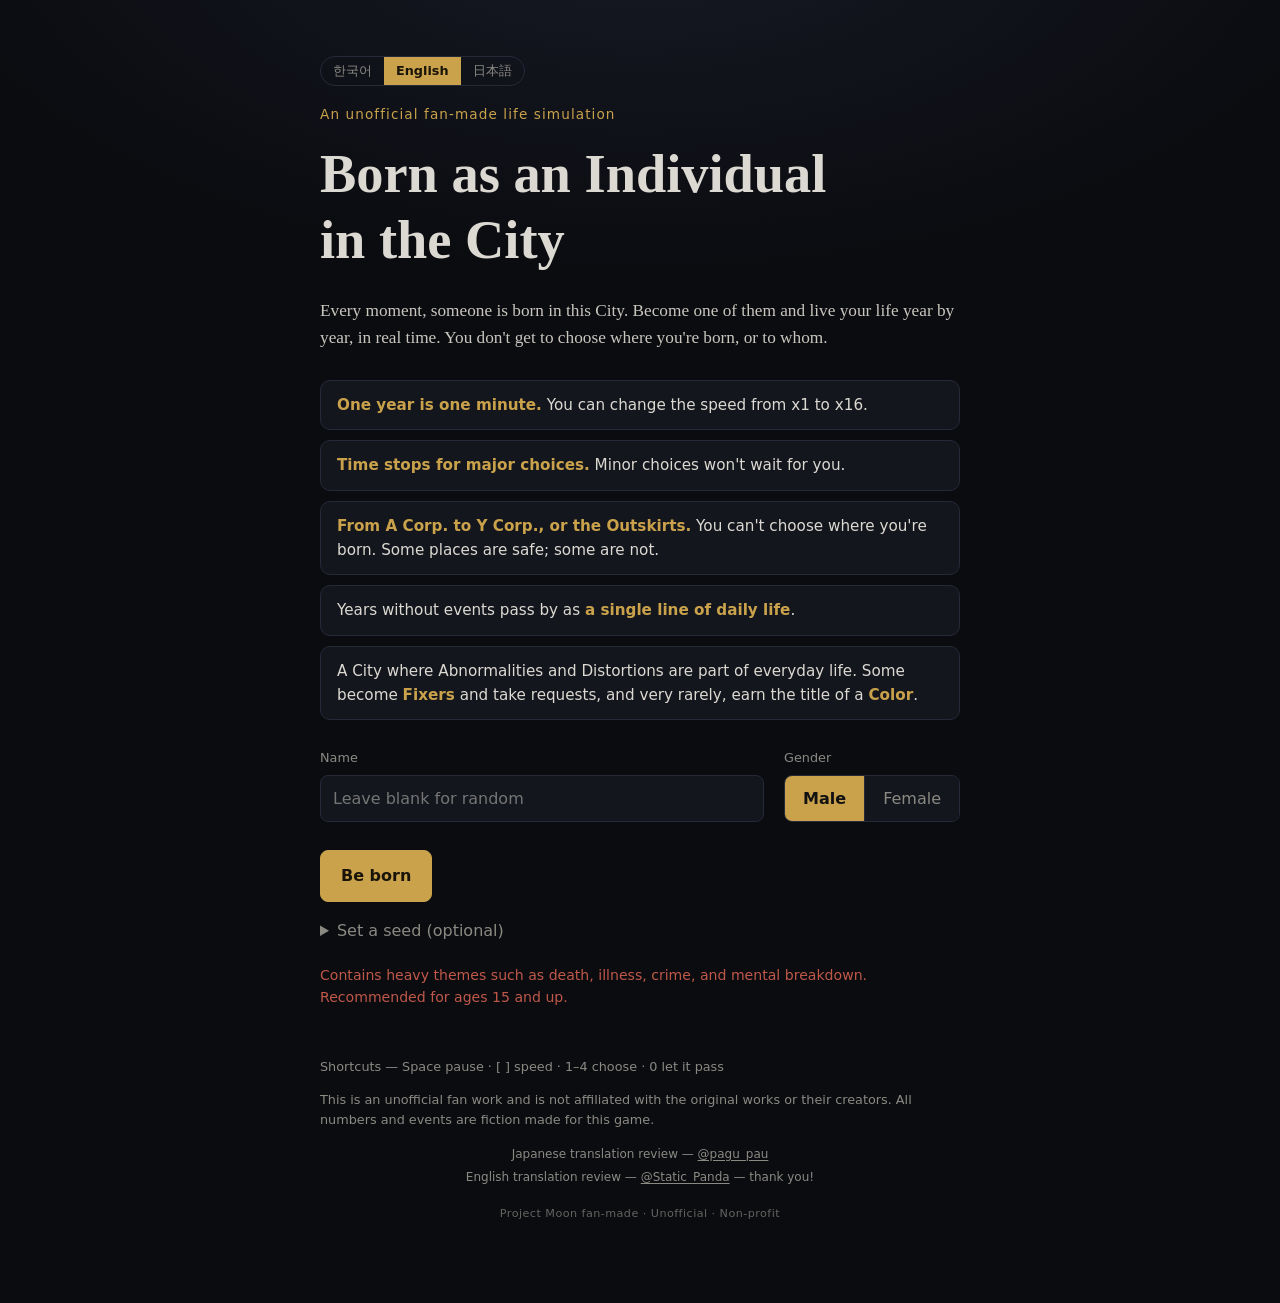
<file: index.html>
<!doctype html>
<html lang="ko">
<head>
<meta charset="UTF-8" />
<meta name="viewport" content="width=device-width, initial-scale=1, viewport-fit=cover" />
<meta name="theme-color" content="#0b0c10" />
<meta name="description" content="개인용 로컬 수정본" />
<title>도시의 한 사람으로 태어나 - 개인용</title>
<script src="./custom-events.js"></script>
<script type="module" crossorigin src="./assets/index-f1noWqaE.js"></script>
<link rel="stylesheet" crossorigin href="./assets/index-DhyEZMPO.css" />
</head>
<body><div id="root"></div></body>
</html>
</file>
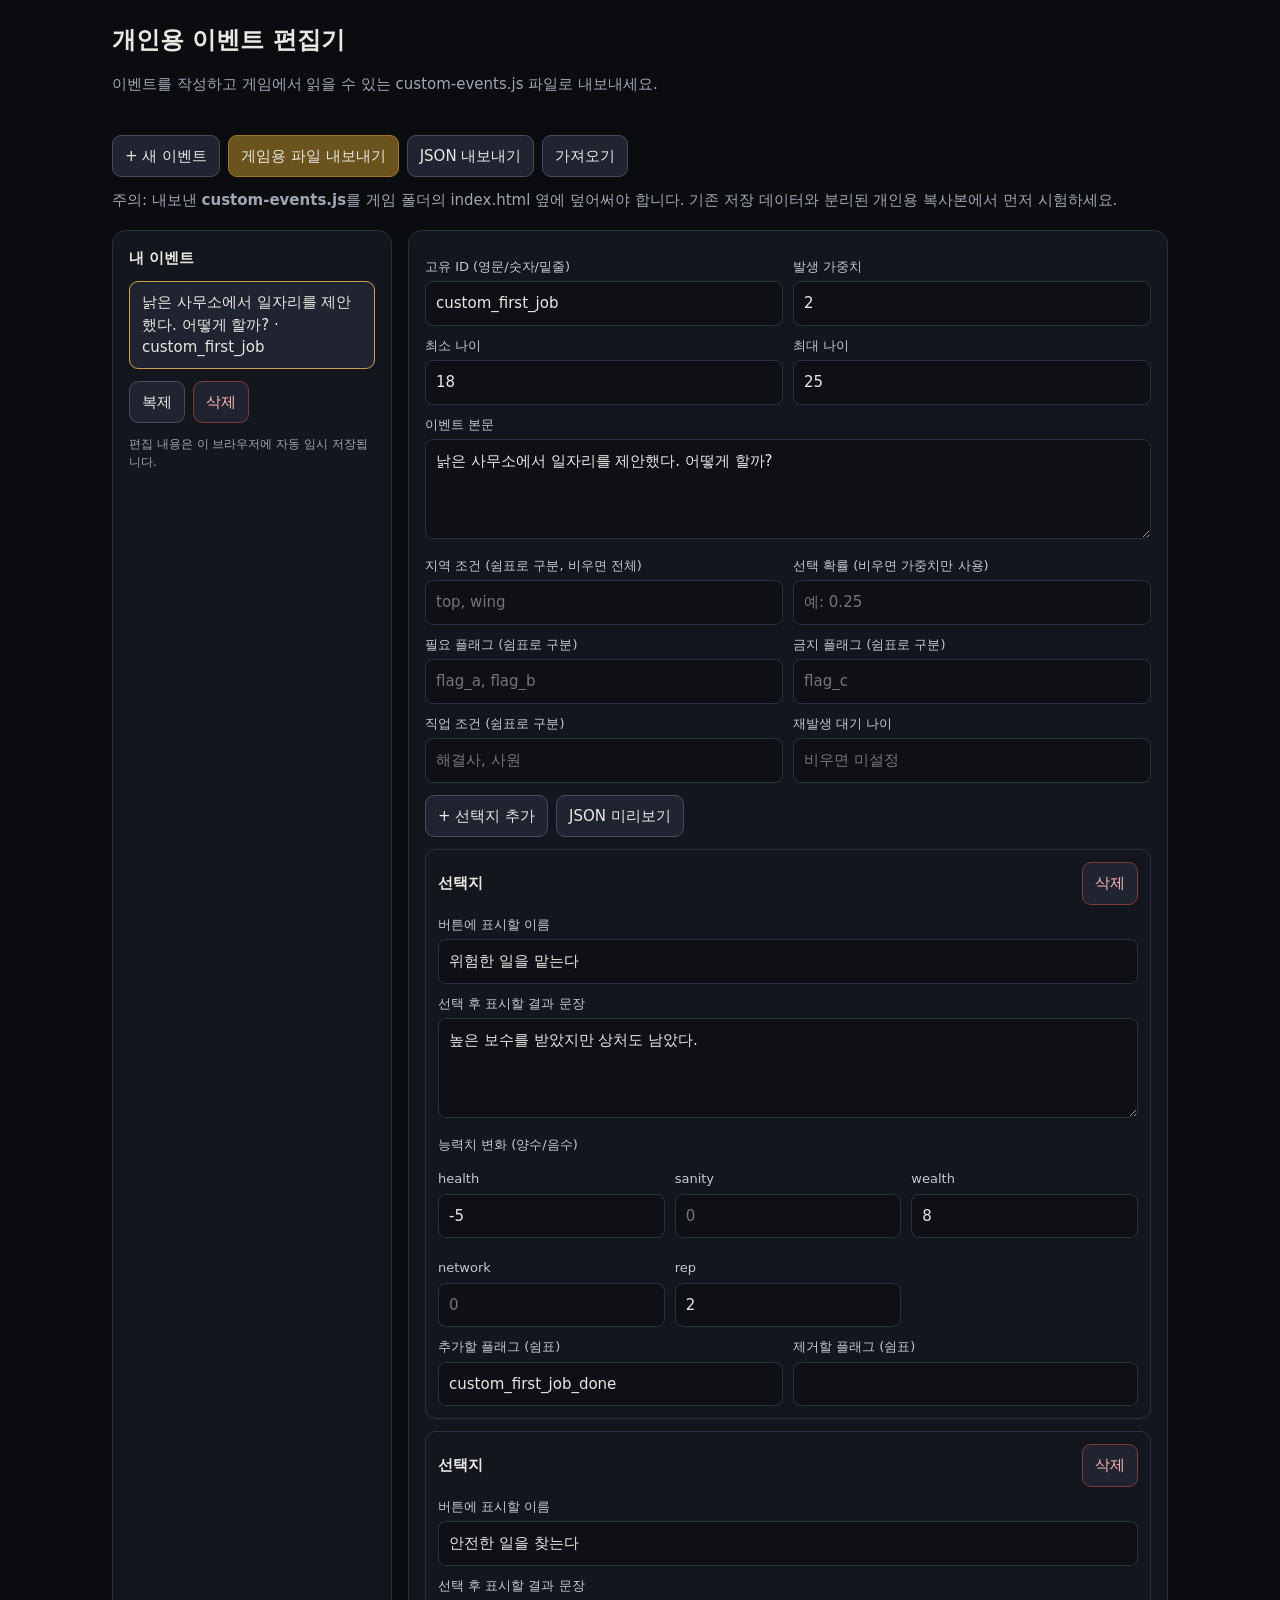
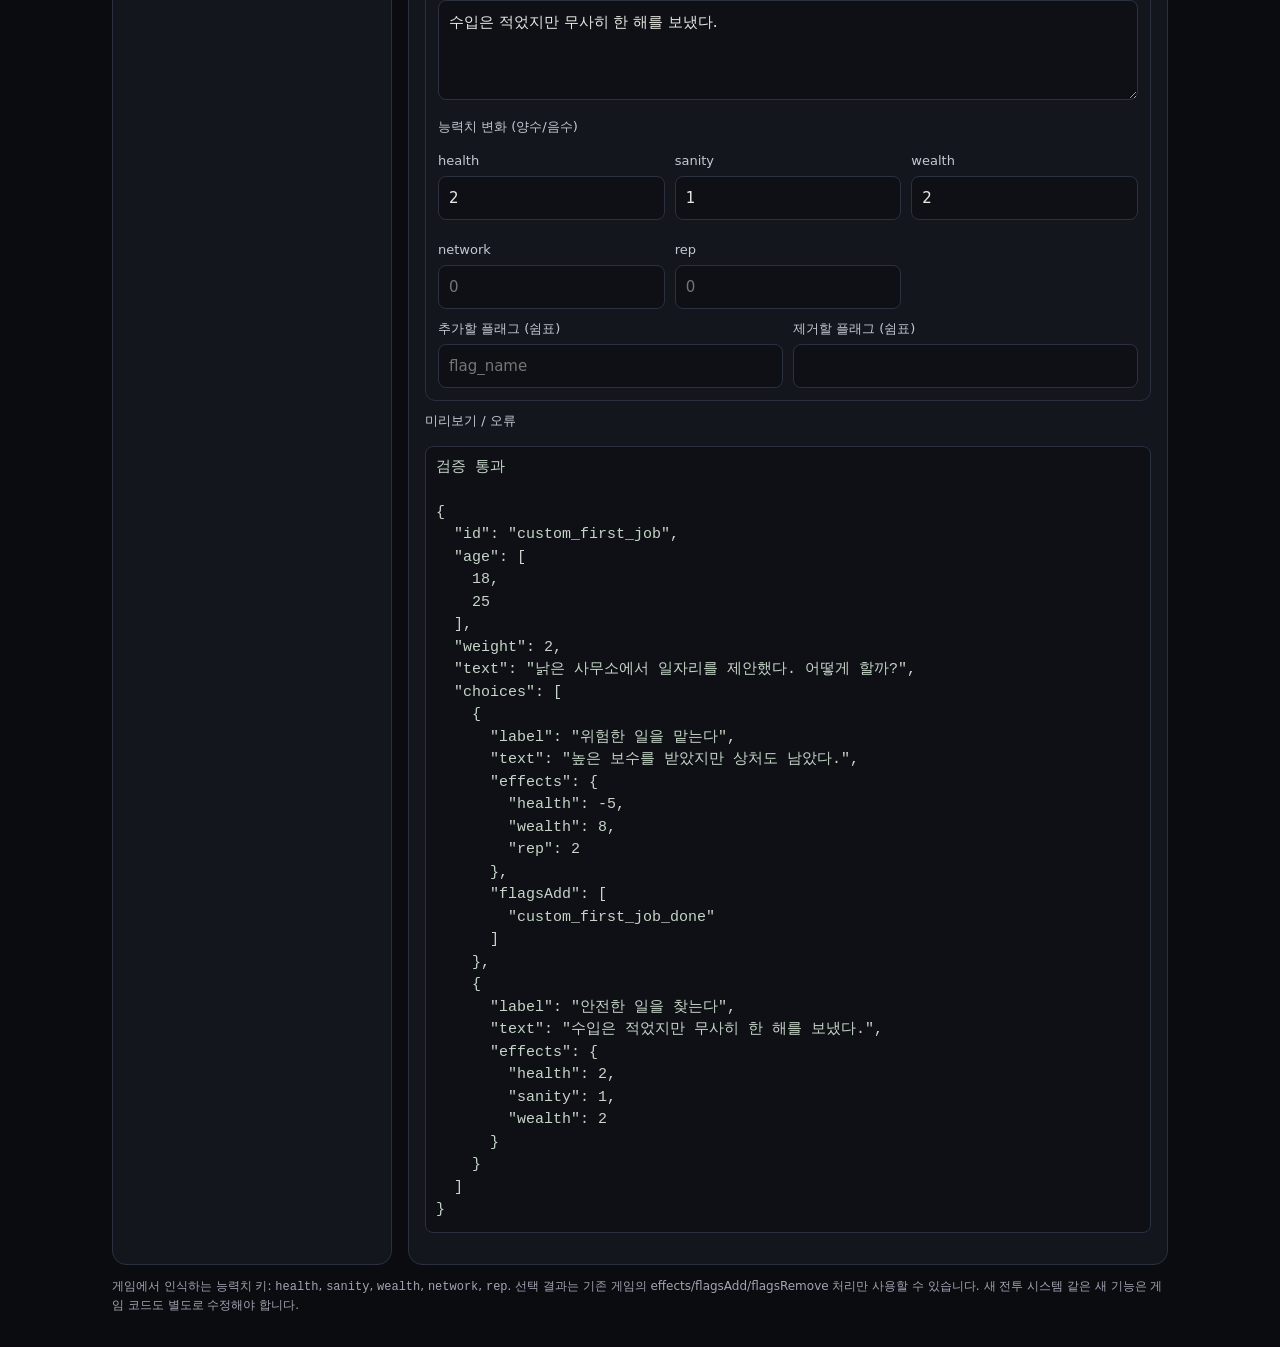
<file: editor.html>
<!doctype html>
<html lang="ko"><head><meta charset="utf-8"><meta name="viewport" content="width=device-width,initial-scale=1"><title>개인용 이벤트 편집기</title>
<style>
:root{color-scheme:dark;--bg:#0b0c10;--panel:#14161d;--line:#2b3040;--text:#e8e7e2;--muted:#a1a5b3;--accent:#c9a24b}*{box-sizing:border-box}body{margin:0;background:var(--bg);color:var(--text);font:15px/1.5 system-ui,sans-serif}main{max-width:1100px;margin:auto;padding:22px}.top{display:flex;gap:12px;align-items:center;justify-content:space-between;flex-wrap:wrap}h1{font-size:24px;margin:0}p,.hint{color:var(--muted)}.layout{display:grid;grid-template-columns:280px 1fr;gap:16px;margin-top:18px}.panel{background:var(--panel);border:1px solid var(--line);border-radius:14px;padding:16px;min-width:0}.row{display:grid;grid-template-columns:1fr 1fr;gap:10px}.three{display:grid;grid-template-columns:repeat(3,1fr);gap:10px}label{display:block;color:#c5c8d2;font-size:13px;margin:10px 0 5px}input,textarea,select{width:100%;background:#0e1016;color:var(--text);border:1px solid var(--line);border-radius:8px;padding:10px;font:inherit}textarea{min-height:100px;resize:vertical}button,.filebtn{border:1px solid #464b5d;background:#202431;color:var(--text);border-radius:9px;padding:9px 12px;cursor:pointer;font:inherit}button.primary{background:#6b531d;border-color:#9e7a2e}button.danger{border-color:#7a3b3b;color:#ffb6b6}.actions{display:flex;gap:8px;flex-wrap:wrap;margin:12px 0}.eventlist{display:flex;flex-direction:column;gap:7px;margin-top:12px}.eventitem{text-align:left;white-space:normal}.eventitem.active{border-color:var(--accent)}.choice{border:1px solid var(--line);border-radius:10px;padding:12px;margin-top:12px}.choicehead{display:flex;justify-content:space-between;align-items:center;gap:8px}.status{white-space:pre-wrap;background:#0e1016;border:1px solid var(--line);padding:10px;border-radius:8px;color:#c6d5c7}.small{font-size:12px}.hidden{display:none}@media(max-width:750px){main{padding:12px}.layout{grid-template-columns:1fr}.row,.three{grid-template-columns:1fr 1fr}}
</style></head><body><main>
<div class="top"><div><h1>개인용 이벤트 편집기</h1><p>이벤트를 작성하고 게임에서 읽을 수 있는 custom-events.js 파일로 내보내세요.</p></div><div class="actions"><button id="new">+ 새 이벤트</button><button id="export" class="primary">게임용 파일 내보내기</button><button id="jsonout">JSON 내보내기</button><label class="filebtn" style="margin:0">가져오기<input id="import" type="file" accept=".json,.js,application/json,text/javascript" hidden></label></div></div>
<div class="hint">주의: 내보낸 <b>custom-events.js</b>를 게임 폴더의 index.html 옆에 덮어써야 합니다. 기존 저장 데이터와 분리된 개인용 복사본에서 먼저 시험하세요.</div>
<div class="layout"><aside class="panel"><b>내 이벤트</b><div id="list" class="eventlist"></div><div class="actions"><button id="duplicate">복제</button><button id="remove" class="danger">삭제</button></div><div class="small hint">편집 내용은 이 브라우저에 자동 임시 저장됩니다.</div></aside>
<section class="panel"><div id="form">
<div class="row"><div><label for="id">고유 ID (영문/숫자/밑줄)</label><input id="id" placeholder="custom_event_01"></div><div><label for="weight">발생 가중치</label><input id="weight" type="number" min="0" step="0.1" value="1"></div></div>
<div class="row"><div><label for="ageMin">최소 나이</label><input id="ageMin" type="number" min="0" max="110" value="18"></div><div><label for="ageMax">최대 나이</label><input id="ageMax" type="number" min="0" max="110" value="110"></div></div>
<label for="text">이벤트 본문</label><textarea id="text" placeholder="어떤 일이 일어났는지 적으세요."></textarea>
<div class="row"><div><label for="regions">지역 조건 (쉼표로 구분, 비우면 전체)</label><input id="regions" placeholder="top, wing"></div><div><label for="chance">선택 확률 (비우면 가중치만 사용)</label><input id="chance" type="number" min="0" max="1" step="0.01" placeholder="예: 0.25"></div></div>
<div class="row"><div><label for="requires">필요 플래그 (쉼표로 구분)</label><input id="requires" placeholder="flag_a, flag_b"></div><div><label for="forbids">금지 플래그 (쉼표로 구분)</label><input id="forbids" placeholder="flag_c"></div></div>
<div class="row"><div><label for="jobs">직업 조건 (쉼표로 구분)</label><input id="jobs" placeholder="해결사, 사원"></div><div><label for="cooldown">재발생 대기 나이</label><input id="cooldown" type="number" min="0" placeholder="비우면 미설정"></div></div>
<div class="actions"><button id="addchoice">+ 선택지 추가</button><button id="preview">JSON 미리보기</button></div><div id="choices"></div>
<label for="previewbox">미리보기 / 오류</label><pre id="previewbox" class="status">이벤트를 수정하면 여기에 JSON 미리보기가 표시됩니다.</pre>
</div></section></div>
<p class="small">게임에서 인식하는 능력치 키: <code>health</code>, <code>sanity</code>, <code>wealth</code>, <code>network</code>, <code>rep</code>. 선택 결과는 기존 게임의 effects/flagsAdd/flagsRemove 처리만 사용할 수 있습니다. 새 전투 시스템 같은 새 기능은 게임 코드도 별도로 수정해야 합니다.</p>
</main><script>
const $=id=>document.getElementById(id); let events=[]; let current=-1;
const fresh=()=>({id:'custom_event_'+(Date.now().toString(36)),age:[18,110],weight:1,text:'새로운 사건이 일어났다.',choices:[{label:'선택한다',text:'선택의 결과가 이어졌다.',effects:{},flagsAdd:[],flagsRemove:[]}]});
function split(v){return v.split(',').map(x=>x.trim()).filter(Boolean)}
function cleanChoice(c){const x={label:c.label||'선택지',text:c.text||''}; if(c.effects&&Object.keys(c.effects).length)x.effects=c.effects; if(c.flagsAdd?.length)x.flagsAdd=c.flagsAdd; if(c.flagsRemove?.length)x.flagsRemove=c.flagsRemove; if(c.outcomes?.length)x.outcomes=c.outcomes; return x}
function normalize(e){const x={...e};x.id=String(x.id||'custom_event');x.age=Array.isArray(x.age)?x.age:[0,110];x.weight=Number(x.weight??1);x.text=String(x.text||'');x.choices=Array.isArray(x.choices)?x.choices.map(cleanChoice):[];return x}
function getEvent(){const e={id:$('id').value.trim(),age:[Number($('ageMin').value),Number($('ageMax').value)],weight:Number($('weight').value||1),text:$('text').value,choices:[...document.querySelectorAll('.choice')].map(card=>{const effects={};for(const k of ['health','sanity','wealth','network','rep']){const v=card.querySelector('[data-stat="'+k+'"]').value;if(v!==''&&Number(v)!==0)effects[k]=Number(v)}return cleanChoice({label:card.querySelector('[data-label]').value,text:card.querySelector('[data-text]').value,effects,flagsAdd:split(card.querySelector('[data-add]').value),flagsRemove:split(card.querySelector('[data-remove]').value)})})}; const regions=split($('regions').value),requires=split($('requires').value),forbids=split($('forbids').value),jobs=split($('jobs').value);if(regions.length)e.regions=regions;if(requires.length)e.requires=requires;if(forbids.length)e.forbids=forbids;if(jobs.length)e.jobs=jobs;if($('chance').value!=='')e.chance=Number($('chance').value);if($('cooldown').value!=='')e.cooldown=Number($('cooldown').value);return e}
function setVal(id,v){$(id).value=v??''}
function renderChoice(c={}){const d=document.createElement('div');d.className='choice';d.innerHTML=`<div class="choicehead"><b>선택지</b><button type="button" class="danger" data-del>삭제</button></div><label>버튼에 표시할 이름</label><input data-label><label>선택 후 표시할 결과 문장</label><textarea data-text></textarea><label>능력치 변화 (양수/음수)</label><div class="three">${['health','sanity','wealth','network','rep'].map(k=>`<div><label>${k}</label><input data-stat="${k}" type="number" step="1" placeholder="0"></div>`).join('')}</div><div class="row"><div><label>추가할 플래그 (쉼표)</label><input data-add placeholder="flag_name"></div><div><label>제거할 플래그 (쉼표)</label><input data-remove></div></div>`;d.querySelector('[data-label]').value=c.label||'';d.querySelector('[data-text]').value=c.text||'';for(const k of ['health','sanity','wealth','network','rep'])d.querySelector('[data-stat="'+k+'"]').value=c.effects?.[k]??'';d.querySelector('[data-add]').value=(c.flagsAdd||[]).join(', ');d.querySelector('[data-remove]').value=(c.flagsRemove||[]).join(', ');d.querySelector('[data-del]').onclick=()=>{d.remove();saveCurrent();};d.querySelectorAll('input,textarea').forEach(el=>el.addEventListener('input',saveCurrent));$('choices').appendChild(d)}
function loadForm(e){e=normalize(e);setVal('id',e.id);setVal('weight',e.weight);setVal('ageMin',e.age[0]);setVal('ageMax',e.age[1]);setVal('text',e.text);setVal('regions',(e.regions||[]).join(', '));setVal('requires',(e.requires||[]).join(', '));setVal('forbids',(e.forbids||[]).join(', '));setVal('jobs',(e.jobs||[]).join(', '));setVal('chance',e.chance);setVal('cooldown',e.cooldown);$('choices').innerHTML='';(e.choices.length?e.choices:[{label:'선택지',text:''}]).forEach(renderChoice);updatePreview()}
function saveCurrent(){if(current<0)return;try{events[current]=getEvent();localStorage.setItem('personal-event-editor-v1',JSON.stringify(events));renderList();updatePreview()}catch(err){$('previewbox').textContent='입력 오류: '+err.message}}
function renderList(){const l=$('list');l.innerHTML='';events.forEach((e,i)=>{const b=document.createElement('button');b.className='eventitem'+(i===current?' active':'');b.textContent=(e.text||'(본문 없음)').slice(0,52)+' · '+e.id;b.onclick=()=>{saveCurrent();current=i;loadForm(events[i]);renderList()};l.appendChild(b)})}
function validate(){const e=getEvent(),errs=[];if(!e.id)errs.push('ID를 입력하세요.');if(!/^[A-Za-z0-9_-]+$/.test(e.id))errs.push('ID는 영문, 숫자, 밑줄, 하이픈만 사용하세요.');if(e.age[0]>e.age[1])errs.push('최소 나이는 최대 나이보다 클 수 없습니다.');if(!e.text.trim())errs.push('이벤트 본문을 입력하세요.');if(!e.choices.length)errs.push('선택지를 하나 이상 추가하세요.');if(e.chance!=null&&(e.chance<0||e.chance>1))errs.push('확률은 0~1 사이여야 합니다.');if(events.some((x,i)=>i!==current&&x.id===e.id))errs.push('다른 이벤트와 ID가 중복됩니다.');return {e,errs}}
function updatePreview(){const {e,errs}=validate();$('previewbox').textContent=(errs.length?'검토 필요:\n- '+errs.join('\n- ')+'\n\n':'검증 통과\n\n')+JSON.stringify(e,null,2)}
function download(name,text,type){const a=document.createElement('a');a.href=URL.createObjectURL(new Blob([text],{type}));a.download=name;a.click();setTimeout(()=>URL.revokeObjectURL(a.href),1000)}
$('new').onclick=()=>{saveCurrent();events.push(fresh());current=events.length-1;loadForm(events[current]);renderList();saveCurrent()};$('addchoice').onclick=()=>{renderChoice({label:'새 선택지',text:''});saveCurrent()};$('preview').onclick=updatePreview;
$('remove').onclick=()=>{if(current<0)return;events.splice(current,1);current=events.length?Math.min(current,events.length-1):-1;if(current>=0)loadForm(events[current]);else loadForm(fresh());renderList();saveCurrent()};$('duplicate').onclick=()=>{if(current<0)return;const e=JSON.parse(JSON.stringify(getEvent()));e.id=e.id+'_copy';events.push(e);current=events.length-1;loadForm(e);renderList();saveCurrent()};
$('export').onclick=()=>{saveCurrent();const ids=new Set(),errs=[];events.forEach((e,i)=>{if(ids.has(e.id))errs.push('중복 ID: '+e.id);ids.add(e.id);if(!e.text||!e.choices.length)errs.push('본문/선택지 확인: '+e.id)});if(errs.length){alert(errs.join('\n'));return}download('custom-events.js','window.CUSTOM_EVENTS = '+JSON.stringify(events,null,2)+';\n','text/javascript;charset=utf-8')};$('jsonout').onclick=()=>{saveCurrent();download('custom-events.json',JSON.stringify(events,null,2),'application/json;charset=utf-8')};
$('import').onchange=async ev=>{const f=ev.target.files[0];if(!f)return;try{let txt=await f.text();if(f.name.endsWith('.js')){const m=txt.match(/window\.CUSTOM_EVENTS\s*=\s*(\[[\s\S]*\])\s*;?/);if(!m)throw Error('지원하는 custom-events.js 형식이 아닙니다.');txt=m[1]}const parsed=JSON.parse(txt);if(!Array.isArray(parsed))throw Error('최상위 데이터는 이벤트 배열이어야 합니다.');events=parsed.map(normalize);current=events.length?0:-1;if(current>=0)loadForm(events[0]);else loadForm(fresh());renderList();saveCurrent()}catch(e){alert('가져오기 실패: '+e.message)}ev.target.value=''};
document.querySelectorAll('#form input,#form textarea').forEach(el=>el.addEventListener('input',saveCurrent));
try{events=JSON.parse(localStorage.getItem('personal-event-editor-v1')||'[]').map(normalize)}catch{}if(!events.length)events=[{id:'custom_first_job',age:[18,25],weight:2,text:'낡은 사무소에서 일자리를 제안했다. 어떻게 할까?',choices:[{label:'위험한 일을 맡는다',text:'높은 보수를 받았지만 상처도 남았다.',effects:{health:-5,wealth:8,rep:2},flagsAdd:['custom_first_job_done']},{label:'안전한 일을 찾는다',text:'수입은 적었지만 무사히 한 해를 보냈다.',effects:{health:2,wealth:2,sanity:1}}]}];current=0;loadForm(events[0]);renderList();saveCurrent();
</script></body></html>
</file>
<file: assets/index-DhyEZMPO.css>
:root {
    --bg: #0b0c10;
    --bg2: #10121a;
    --panel: #14161d;
    --panel2: #1a1d27;
    --border: #252938;
    --text: #dcd9d2;
    --dim: #8a8982;
    --accent: #c9a24b;
    --good: #6fa37f;
    --bad: #c0584a;
    --rare: #a98be0;
    --health: #6fa37f;
    --sanity: #8b9bd8;
    --wealth: #c9a24b;
    --network: #5fb0b0;
    --rep: #c97a96;
    --serif: "Noto Serif KR", "Nanum Myeongjo", "Apple SD Gothic Neo", "Malgun Gothic", serif;
    --sans: "Pretendard", "Noto Sans KR", "Apple SD Gothic Neo", "Malgun Gothic", system-ui, sans-serif
}

:root:lang(ja) {
    --serif: "Noto Serif JP", "Hiragino Mincho ProN", "Yu Mincho", "YuMincho", "Noto Serif KR", serif;
    --sans: "Noto Sans JP", "Hiragino Sans", "Hiragino Kaku Gothic ProN", "Yu Gothic", "Meiryo", "Pretendard", system-ui, sans-serif
}

* {
    box-sizing: border-box
}

html,body,#root {
    height: 100%;
    margin: 0
}

html {
    background: var(--bg)
}

body {
    background: radial-gradient(1200px 600px at 50% -10%,#171a26 0%,var(--bg) 60%) fixed;
    color: var(--text);
    font-family: var(--sans);
    line-height: 1.6;
    -webkit-font-smoothing: antialiased
}

button {
    font: inherit;
    color: inherit;
    cursor: pointer
}

button:disabled {
    opacity: .4;
    cursor: not-allowed
}

.dim {
    color: var(--dim)
}

.btn {
    background: var(--panel2);
    border: 1px solid var(--border);
    border-radius: 8px;
    padding: 12px 20px;
    transition: border-color .15s,background .15s
}

.btn:hover:not(:disabled) {
    border-color: var(--accent)
}

.btn.primary {
    background: var(--accent);
    border-color: var(--accent);
    color: #1a1408;
    font-weight: 700
}

.btn.primary:hover:not(:disabled) {
    filter: brightness(1.08)
}

.btn.ghost {
    background: transparent
}

.btn.small {
    padding: 6px 12px;
    font-size: .85rem
}

.btn.on {
    border-color: var(--accent);
    color: var(--accent)
}

.badge {
    font-style: normal;
    font-size: .72rem;
    padding: 1px 8px;
    border-radius: 999px;
    margin-left: 8px;
    border: 1px solid var(--border)
}

.badge.rare {
    color: var(--rare);
    border-color: var(--rare)
}

.landing,.result {
    min-height: 100%;
    display: flex;
    justify-content: center;
    padding: 56px 20px 80px
}

.landing-inner,.result-inner {
    width: 100%;
    max-width: 640px
}

.eyebrow {
    color: var(--accent);
    letter-spacing: .08em;
    font-size: .85rem;
    margin: 0 0 16px
}

.landing h1 {
    font-family: var(--serif);
    font-size: clamp(2.2rem,7vw,3.4rem);
    line-height: 1.2;
    margin: 0 0 24px;
    font-weight: 700
}

.lead {
    font-family: var(--serif);
    font-size: 1.08rem;
    color: #c9c6be
}

.rules {
    list-style: none;
    padding: 0;
    margin: 28px 0;
    display: grid;
    gap: 10px
}

.rules li {
    background: var(--panel);
    border: 1px solid var(--border);
    border-radius: 10px;
    padding: 12px 16px;
    font-size: .95rem
}

.rules b {
    color: var(--accent)
}

.actions {
    display: flex;
    flex-wrap: wrap;
    gap: 12px;
    margin: 28px 0 16px
}

.adv {
    margin: 12px 0;
    color: var(--dim)
}

.adv summary {
    cursor: pointer
}

.adv input {
    width: 100%;
    background: var(--panel);
    border: 1px solid var(--border);
    border-radius: 8px;
    padding: 10px 12px;
    color: var(--text);
    font: inherit
}

.warn {
    color: var(--bad);
    font-size: .88rem;
    margin: 20px 0
}

.memorial {
    margin-top: 36px
}

.memorial h2 {
    font-size: 1rem;
    color: var(--dim);
    font-weight: 600
}

.memorial ul {
    list-style: none;
    padding: 0;
    margin: 0
}

.memorial li {
    display: grid;
    grid-template-columns: 48px 1fr auto;
    gap: 12px;
    padding: 10px 0;
    border-bottom: 1px solid var(--border);
    font-size: .9rem
}

.m-age {
    color: var(--accent);
    font-weight: 700
}

.m-date {
    color: var(--dim)
}

.foot {
    margin-top: 48px;
    font-size: .8rem;
    color: var(--dim)
}

.play {
    height: 100%;
    display: flex;
    flex-direction: column
}

.topbar {
    display: grid;
    grid-template-columns: auto 1fr auto;
    grid-template-areas: "age bar controls" "hint hint hint";
    align-items: center;
    gap: 8px 20px;
    padding: 12px 20px 6px;
    background: var(--bg2);
    border-bottom: 1px solid var(--border)
}

.age {
    grid-area: age;
    display: flex;
    align-items: baseline;
    gap: 4px
}

.age b {
    font-size: 2.2rem;
    font-family: var(--serif);
    line-height: 1
}

.age span {
    color: var(--dim)
}

.season {
    margin-left: 12px;
    font-style: normal;
    color: var(--accent);
    font-size: .9rem
}

.yearbar {
    grid-area: bar;
    height: 6px;
    background: var(--panel2);
    border-radius: 999px;
    overflow: hidden
}

.yearbar i {
    display: block;
    height: 100%;
    background: linear-gradient(90deg,#8a6d2a,var(--accent));
    transition: width .1s linear
}

.controls {
    grid-area: controls;
    display: flex;
    align-items: center;
    gap: 8px;
    flex-wrap: wrap;
    justify-content: flex-end
}

.speeds {
    display: flex;
    border: 1px solid var(--border);
    border-radius: 8px;
    overflow: hidden
}

.speeds button {
    background: var(--panel);
    border: 0;
    padding: 6px 11px;
    font-size: .85rem;
    border-right: 1px solid var(--border)
}

.speeds button:last-child {
    border-right: 0
}

.speeds button.on {
    background: var(--accent);
    color: #1a1408;
    font-weight: 700
}

.fold-toggle {
    display: none
}

.hint {
    grid-area: hint;
    min-height: 18px;
    font-size: .78rem;
    color: var(--accent)
}

.layout {
    flex: 1;
    min-height: 0;
    display: grid;
    grid-template-columns: 290px 1fr
}

.side {
    overflow-y: auto;
    padding: 16px;
    display: flex;
    flex-direction: column;
    gap: 12px;
    border-right: 1px solid var(--border);
    background: var(--bg2)
}

.card {
    background: var(--panel);
    border: 1px solid var(--border);
    border-radius: 10px;
    padding: 12px 14px
}

.card h3 {
    margin: 0 0 6px;
    font-family: var(--serif)
}

.card h4 {
    margin: 0 0 6px;
    font-size: .78rem;
    color: var(--dim);
    font-weight: 600;
    letter-spacing: .04em
}

.card p {
    margin: 0;
    font-size: .85rem;
    color: #b3b0a8
}

.job {
    font-weight: 600
}

.stat {
    margin-bottom: 10px
}

.stat:last-child {
    margin-bottom: 0
}

.stat-head {
    display: flex;
    justify-content: space-between;
    font-size: .85rem
}

.bar {
    height: 6px;
    background: var(--panel2);
    border-radius: 999px;
    overflow: hidden;
    margin-top: 4px
}

.bar i {
    display: block;
    height: 100%;
    background: var(--c, var(--accent));
    transition: width .4s ease
}

.s-health {
    --c: var(--health)
}

.s-sanity {
    --c: var(--sanity)
}

.s-wealth {
    --c: var(--wealth)
}

.s-network {
    --c: var(--network)
}

.s-rep {
    --c: var(--rep)
}

.chips {
    display: flex;
    flex-wrap: wrap;
    gap: 6px;
    margin-top: 6px
}

.chip {
    font-size: .75rem;
    padding: 2px 10px;
    border: 1px solid var(--border);
    border-radius: 999px;
    color: #b3b0a8
}

.stage {
    position: relative;
    min-height: 0;
    display: flex;
    flex-direction: column
}

.log {
    flex: 1;
    overflow-y: auto;
    padding: 24px clamp(16px,4vw,48px);
    scroll-behavior: smooth
}

.log.padded {
    padding-bottom: 240px
}

.yearline {
    display: flex;
    align-items: center;
    gap: 14px;
    margin: 28px 0 12px;
    color: var(--dim);
    font-size: .85rem
}

.yearline:before,.yearline:after {
    content: "";
    flex: 1;
    height: 1px;
    background: var(--border)
}

.line {
    max-width: 680px;
    margin: 0 auto 14px;
    padding: 2px 0 2px 14px;
    border-left: 2px solid var(--border);
    animation: rise .45s ease both
}

.line p {
    margin: 0;
    font-family: var(--serif);
    font-size: 1.02rem
}

.line.good {
    border-left-color: var(--good)
}

.line.bad {
    border-left-color: var(--bad)
}

.line.rare {
    border-left-color: var(--rare)
}

.line.death {
    border-left-color: #fff
}

.line.k-event p {
    color: #efe9da
}

.line.k-birth {
    border-left-color: var(--accent)
}

.line.k-birth p {
    font-size: 1.1rem
}

.season-tag {
    display: inline-block;
    font-size: .72rem;
    color: var(--dim);
    margin-bottom: 2px
}

.chosen {
    font-size: .85rem;
    color: var(--accent);
    margin-bottom: 2px
}

.chosen.dim {
    color: var(--dim)
}

.jobnote {
    margin-top: 4px;
    font-size: .85rem;
    color: var(--rare)
}

.deltas {
    display: flex;
    flex-wrap: wrap;
    gap: 8px;
    margin-top: 6px;
    font-size: .78rem
}

.deltas .up {
    color: var(--good)
}

.deltas .down {
    color: var(--bad)
}

@keyframes rise {
    0% {
        opacity: 0;
        transform: translateY(6px)
    }
}

.minor {
    position: absolute;
    left: clamp(12px,3vw,40px);
    right: clamp(12px,3vw,40px);
    bottom: 16px;
    max-width: 720px;
    margin: 0 auto;
    background: var(--panel2);
    border: 1px solid var(--accent);
    border-radius: 12px;
    padding: 16px 18px 12px;
    box-shadow: 0 10px 40px #00000080;
    animation: rise .25s ease both
}

.minor.rare,.modal.rare {
    border-color: var(--rare)
}

.minor-text {
    font-family: var(--serif);
    margin-bottom: 12px
}

.choices {
    display: grid;
    gap: 8px
}

.choices.row {
    grid-template-columns: auto;
    justify-content: end;
    margin-top: 16px
}

.choice {
    text-align: left;
    background: var(--panel);
    border: 1px solid var(--border);
    border-radius: 8px;
    padding: 10px 14px;
    transition: border-color .15s,transform .1s
}

.choice:hover {
    border-color: var(--accent);
    transform: translate(2px)
}

.choice.ghost {
    color: var(--dim);
    background: transparent
}

.choice kbd {
    display: inline-block;
    min-width: 22px;
    margin-right: 10px;
    padding: 0 6px;
    border: 1px solid var(--border);
    border-radius: 4px;
    font-size: .75rem;
    color: var(--dim);
    text-align: center
}

.countdown {
    height: 3px;
    background: var(--panel);
    border-radius: 999px;
    margin-top: 12px;
    overflow: hidden
}

.countdown i {
    display: block;
    height: 100%;
    background: var(--accent);
    transition: width .1s linear
}

.countdown.paused i {
    background: var(--dim)
}

.overlay {
    position: fixed;
    top: 0;
    right: 0;
    bottom: 0;
    left: 0;
    z-index: 10;
    display: flex;
    align-items: center;
    justify-content: center;
    padding: 20px;
    background: #050609c7;
    -webkit-backdrop-filter: blur(3px);
    backdrop-filter: blur(3px);
    animation: fade .3s ease both
}

.overlay.death {
    background: #000000e0;
    animation-duration: 1.4s
}

@keyframes fade {
    0% {
        opacity: 0
    }
}

.modal {
    width: 100%;
    max-width: 560px;
    background: var(--panel);
    border: 1px solid var(--accent);
    border-radius: 14px;
    padding: 26px 26px 22px;
    box-shadow: 0 20px 80px #0009
}

.modal-tag {
    margin: 0 0 12px;
    font-size: .8rem;
    color: var(--accent);
    letter-spacing: .08em
}

.modal-text {
    margin: 0 0 20px;
    font-family: var(--serif);
    font-size: 1.08rem
}

.modal textarea {
    width: 100%;
    background: var(--bg2);
    border: 1px solid var(--border);
    border-radius: 8px;
    padding: 10px 12px;
    color: var(--text);
    font: inherit;
    resize: vertical
}

.deathcard {
    text-align: center;
    border-color: var(--border);
    background: #0e0f14
}

.death-age {
    margin: 0;
    font-family: var(--serif);
    font-size: 3.4rem;
    line-height: 1.1
}

.death-age span {
    font-size: 1.2rem;
    color: var(--dim);
    margin-left: 4px
}

.death-cause {
    margin: 4px 0 18px;
    color: var(--bad)
}

.result {
    text-align: center
}

.big-age {
    font-family: var(--serif);
    font-size: clamp(3.4rem,14vw,6rem);
    margin: 0;
    line-height: 1
}

.big-age span {
    font-size: 1.4rem;
    color: var(--dim);
    margin-left: 6px
}

.cause {
    color: var(--bad);
    margin: 6px 0 18px
}

.obit {
    font-family: var(--serif);
    font-size: 1.1rem;
    color: #c9c6be;
    margin: 0 0 28px
}

.facts {
    display: grid;
    grid-template-columns: repeat(auto-fit,minmax(160px,1fr));
    gap: 12px;
    margin-bottom: 20px
}

.facts div {
    background: var(--panel);
    border: 1px solid var(--border);
    border-radius: 10px;
    padding: 14px
}

.facts span {
    display: block;
    font-size: .78rem;
    color: var(--dim)
}

.facts b {
    font-size: 1.15rem
}

.facts .up {
    color: var(--good)
}

.facts .down {
    color: var(--bad)
}

.rare-note {
    color: var(--rare);
    font-size: .9rem
}

.panel {
    text-align: left;
    background: var(--panel);
    border: 1px solid var(--border);
    border-radius: 12px;
    padding: 16px 18px;
    margin: 16px 0
}

.panel h2 {
    margin: 0 0 12px;
    font-size: .95rem;
    color: var(--dim);
    font-weight: 600
}

.stats.wide {
    display: grid;
    gap: 4px
}

.panel .chips {
    margin-top: 14px
}

.timeline {
    list-style: none;
    padding: 0;
    margin: 0
}

.timeline li {
    display: grid;
    grid-template-columns: 48px 1fr;
    gap: 10px;
    padding: 8px 0;
    border-bottom: 1px solid var(--border)
}

.timeline li:last-child {
    border-bottom: 0
}

.timeline span {
    color: var(--accent);
    font-weight: 700
}

.timeline p {
    margin: 0;
    font-family: var(--serif);
    font-size: .95rem
}

.result .actions {
    justify-content: center;
    margin-top: 32px
}

.seed {
    font-size: .78rem
}

.color-input {
    width: 100%;
    background: var(--bg2);
    border: 1px solid var(--border);
    border-radius: 8px;
    padding: 10px 12px;
    color: var(--text);
    font: inherit;
    font-size: 1.05rem
}

.color-preview {
    margin: 8px 0 16px;
    font-size: .85rem
}

.img-preview {
    max-width: 520px;
    max-height: calc(100vh - 40px);
    display: flex;
    flex-direction: column;
    padding: 18px 18px 16px
}

.img-frame {
    flex: 1 1 auto;
    min-height: 0;
    overflow-y: auto;
    border: 1px solid var(--border);
    border-radius: 8px;
    background: #0b0c10
}

.img-frame img {
    display: block;
    width: 100%;
    height: auto
}

.img-preview .actions {
    justify-content: center;
    margin-top: 14px
}

.img-msg {
    margin: 10px 0 0;
    text-align: center;
    font-size: .85rem
}

@media (max-width: 820px) {
    .topbar {
        grid-template-columns:auto 1fr auto;
        grid-template-areas: "age bar fold" "controls controls controls" "hint hint hint"
    }

    .fold-toggle {
        grid-area: fold;
        display: inline-flex;
        align-items: center;
        gap: 6px;
        background: var(--panel);
        border: 1px solid var(--border);
        border-radius: 8px;
        padding: 5px 9px;
        font-size: .8rem;
        color: var(--dim)
    }

    .fold-toggle .fold-icon {
        color: var(--text)
    }

    .topbar:not(.folded) .fold-state {
        display: none
    }

    .topbar.folded .controls {
        display: none
    }

    .topbar.folded .hint:empty {
        display: none
    }

    .controls {
        justify-content: flex-start
    }

    .layout {
        grid-template-columns: 1fr;
        grid-template-rows: auto 1fr
    }

    .side {
        flex-direction: row;
        flex-wrap: wrap;
        max-height: 168px;
        border-right: 0;
        border-bottom: 1px solid var(--border);
        padding: 10px;
        gap: 8px
    }

    .side .region,.side .card:nth-child(2) {
        display: none
    }

    .side .stats {
        flex: 1 1 100%;
        display: grid;
        grid-template-columns: repeat(5,1fr);
        gap: 8px
    }

    .side .stats .stat {
        margin: 0
    }

    .log.padded {
        padding-bottom: 300px
    }

    .facts {
        grid-template-columns: 1fr
    }
}

@media (prefers-reduced-motion: reduce) {
    * {
        animation: none!important;
        transition: none!important;
        scroll-behavior: auto!important
    }
}

.line.daily {
    border-left-color: transparent;
    opacity: .72
}

.line.daily p {
    font-size: .95rem;
    color: var(--dim)
}

.card.region h3 .alias {
    font-size: .8rem;
    font-weight: 400;
    color: var(--dim)
}

.card.region .lore {
    display: grid;
    grid-template-columns: auto 1fr;
    gap: 2px 10px;
    margin: 8px 0 10px;
    font-size: .8rem
}

.card.region .lore dt {
    color: var(--dim)
}

.card.region .lore dd {
    margin: 0
}

.choice.locked {
    opacity: .45;
    cursor: not-allowed
}

.choice.locked:hover {
    border-color: var(--border);
    transform: none
}

.choice .lock {
    margin-left: 10px;
    font-style: normal;
    font-size: .78rem;
    color: var(--bad);
    white-space: nowrap
}

.who {
    display: flex;
    flex-wrap: wrap;
    gap: 14px 20px;
    align-items: flex-end;
    margin: 8px 0 0
}

.who span {
    display: block;
    font-size: .8rem;
    color: var(--dim);
    margin-bottom: 6px
}

.who-name {
    flex: 1 1 200px
}

.who-name input {
    width: 100%;
    background: var(--panel);
    border: 1px solid var(--border);
    border-radius: 8px;
    padding: 10px 12px;
    color: var(--text);
    font: inherit
}

.who-name input:focus {
    outline: none;
    border-color: var(--accent)
}

.seg {
    display: inline-flex;
    border: 1px solid var(--border);
    border-radius: 8px;
    overflow: hidden
}

.seg button {
    background: var(--panel);
    color: var(--dim);
    border: 0;
    padding: 10px 18px;
    font: inherit;
    cursor: pointer
}

.seg button+button {
    border-left: 1px solid var(--border)
}

.seg button.on {
    background: var(--accent);
    color: #111;
    font-weight: 600
}

.card.who-card h3 {
    margin: 0
}

.card.who-card p {
    margin: 2px 0 0;
    font-size: .8rem
}

.req-badge {
    display: inline-block;
    margin: 0 0 6px;
    padding: 3px 10px;
    border-radius: 999px;
    font-size: .8rem;
    font-weight: 600;
    border: 1px solid var(--border);
    color: var(--text)
}

.req-badge.t0,.req-badge.t1 {
    color: var(--dim)
}

.req-badge.t2 {
    color: var(--good);
    border-color: var(--good)
}

.req-badge.t3 {
    color: var(--accent);
    border-color: var(--accent)
}

.req-badge.t4 {
    color: var(--bad);
    border-color: var(--bad)
}

.req-badge.t5,.req-badge.t6 {
    color: var(--rare);
    border-color: var(--rare)
}

.req-sub {
    margin: 0 0 10px;
    font-size: .8rem;
    color: var(--dim)
}

.side .org {
    margin: 6px 0 0;
    font-size: .82rem
}

.stat.critical .bar i {
    background: var(--bad);
    animation: pulse 1.2s ease-in-out infinite
}

.stat .crit {
    margin-left: 6px;
    font-style: normal;
    font-size: .72rem;
    color: var(--bad)
}

@keyframes pulse {
    50% {
        opacity: .45
    }
}

.panel.story p {
    margin: 0;
    font-family: var(--serif);
    font-size: 1.02rem;
    line-height: 1.85
}

:root {
    --r-common: #a8a69f;
    --r-uncommon: #7fc28f;
    --r-rare: #6ea8e8;
    --r-epic: #b48cf0;
    --r-legend: #f0a83c;
    --r-myth: #ff5d73
}

.panel.records ul {
    list-style: none;
    margin: 0;
    padding: 0;
    display: grid;
    gap: 8px
}

.rec {
    display: flex;
    justify-content: space-between;
    align-items: baseline;
    gap: 12px;
    padding: 8px 12px;
    border-radius: 8px;
    background: var(--panel2);
    border-left: 3px solid currentColor
}

.rec-label {
    font-weight: 600
}

.rec-p {
    font-size: .8rem;
    opacity: .85;
    white-space: nowrap
}

.rec.r-common {
    color: var(--r-common)
}

.rec.r-uncommon {
    color: var(--r-uncommon)
}

.rec.r-rare {
    color: var(--r-rare)
}

.rec.r-epic {
    color: var(--r-epic)
}

.rec.r-legend {
    color: var(--r-legend);
    text-shadow: 0 0 10px rgba(240,168,60,.35)
}

.rec.r-myth {
    color: var(--r-myth);
    text-shadow: 0 0 12px rgba(255,93,115,.45)
}

b.rc-common {
    color: var(--r-common)
}

b.rc-uncommon {
    color: var(--r-uncommon)
}

b.rc-rare {
    color: var(--r-rare)
}

b.rc-epic {
    color: var(--r-epic)
}

b.rc-legend {
    color: var(--r-legend)
}

b.rc-myth {
    color: var(--r-myth)
}

.fan-note {
    margin: 18px 0 0;
    text-align: center;
    font-size: .7rem;
    letter-spacing: .04em;
    color: var(--dim);
    opacity: .7
}

.merit {
    margin-top: 10px;
    font-size: .8rem
}

.merit-head {
    display: flex;
    justify-content: space-between;
    color: var(--dim);
    margin-bottom: 4px;
    font-variant-numeric: tabular-nums
}

.merit-head b {
    color: var(--accent);
    font-weight: 600
}

.merit .bar i {
    background: var(--accent)
}

.lang-switch {
    display: inline-flex;
    border: 1px solid var(--border);
    border-radius: 999px;
    overflow: hidden;
    margin-bottom: 18px;
    font-size: .8rem
}

.lang-switch button {
    background: transparent;
    border: 0;
    padding: 4px 12px;
    color: var(--dim)
}

.lang-switch button.on {
    background: var(--accent);
    color: #1a1408;
    font-weight: 700
}

.result .lang-switch {
    display: flex;
    width: max-content;
    margin: 18px auto 0
}

.modal.lifelog {
    max-width: 640px;
    text-align: left;
    display: flex;
    flex-direction: column;
    max-height: calc(100vh - 40px)
}

.lifelog-head {
    color: var(--dim);
    font-size: 14px;
    margin: 4px 0 12px
}

.lifelog-body {
    overflow-y: auto;
    flex: 1;
    min-height: 0;
    padding-right: 6px;
    margin-bottom: 14px;
    border-top: 1px solid rgba(255,255,255,.06)
}

.lifelog-year h3 {
    font-family: var(--sans);
    font-size: 13px;
    font-weight: 600;
    color: var(--accent);
    margin: 16px 0 6px;
    letter-spacing: .04em
}

.lifelog-line {
    margin: 6px 0;
    line-height: 1.7
}

.lifelog-line .season {
    font-style: normal;
    font-size: 12px;
    color: var(--dim);
    margin-right: 8px
}

.lifelog-line.k-d {
    color: var(--bad)
}

.lifelog-result {
    margin: 4px 0 10px 14px;
    padding-left: 10px;
    border-left: 2px solid rgba(255,255,255,.08)
}

.lifelog-result p {
    margin: 2px 0;
    line-height: 1.7;
    color: var(--dim)
}

.memorial .m-log {
    margin-left: 8px;
    font-size: 12px;
    padding: 2px 8px
}

.foot .credit {
    margin: 14px 0 0;
    text-align: center;
    font-size: .75rem;
    color: var(--dim)
}

.foot .credit a {
    color: inherit;
    text-decoration: underline;
    text-underline-offset: 2px
}

.foot .credit a:hover {
    color: var(--text)
}

.foot .credit+.credit {
    margin-top: 4px
}
</file>
